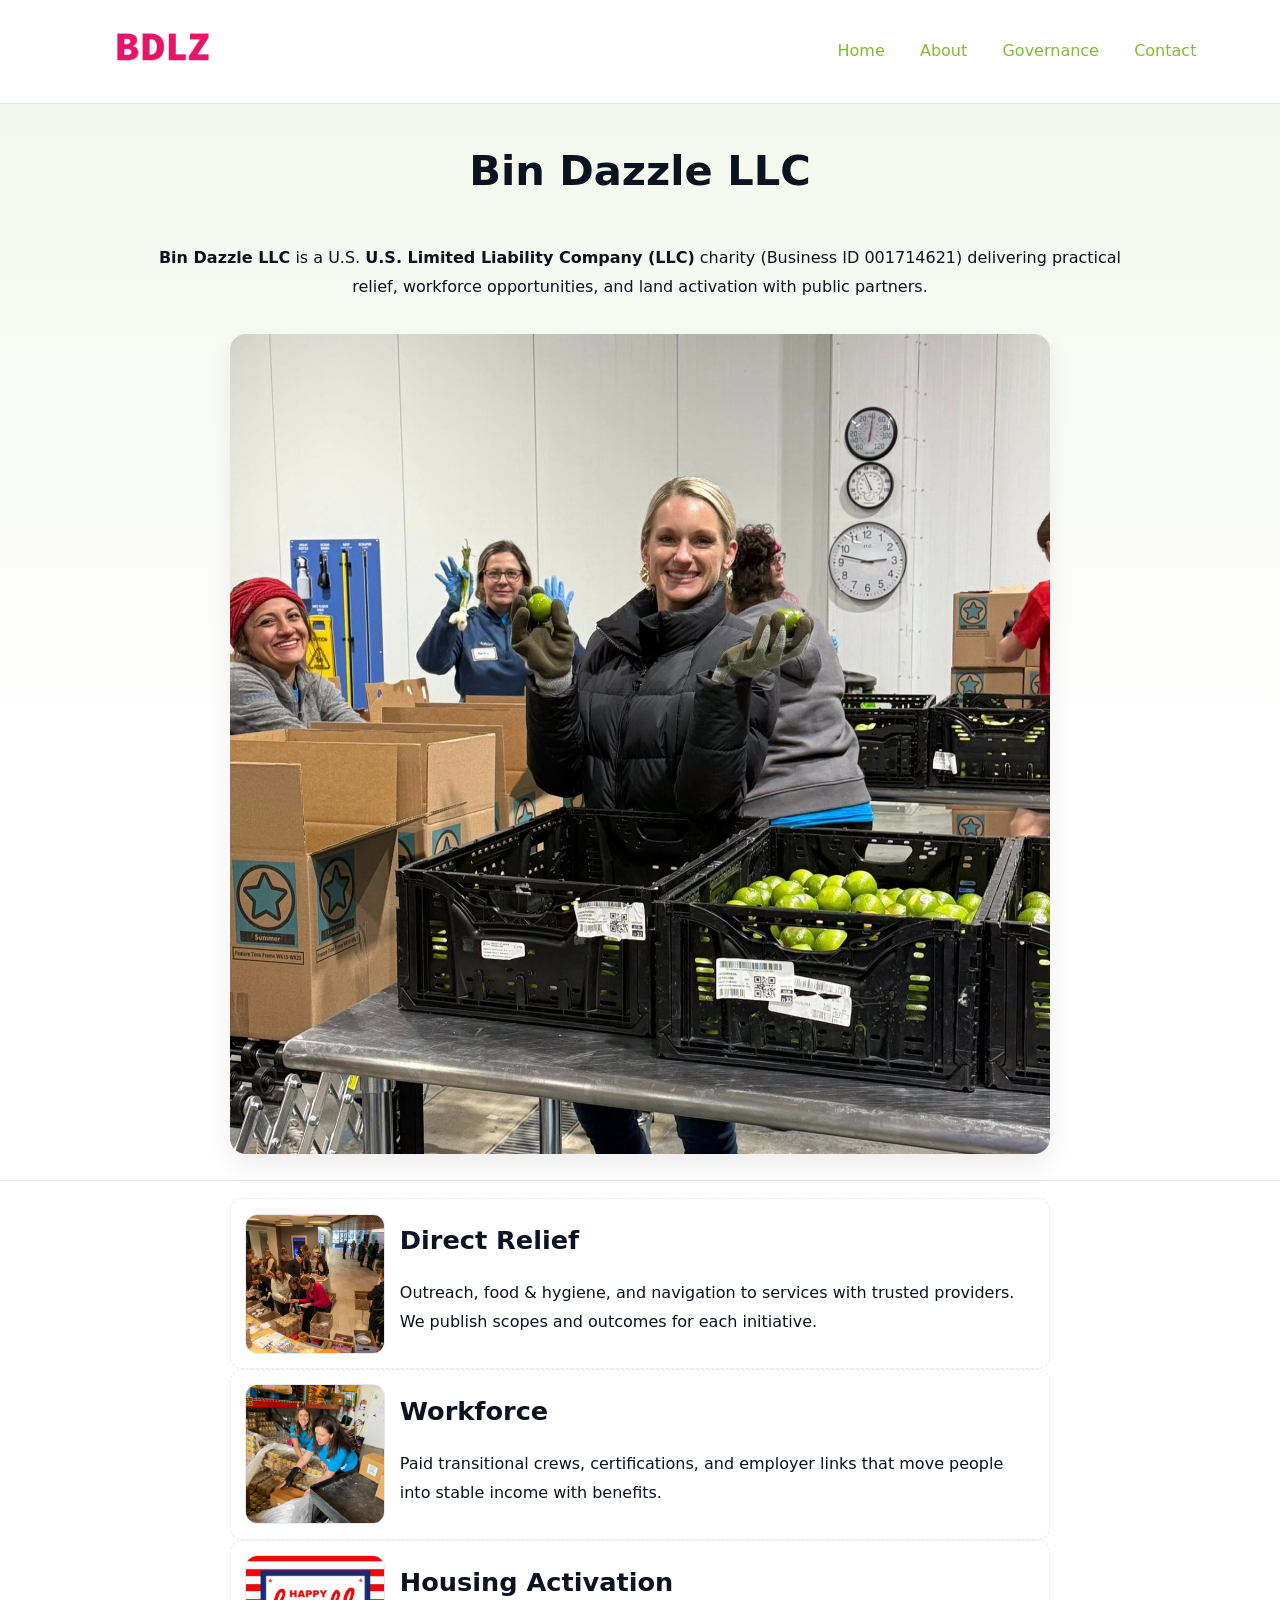
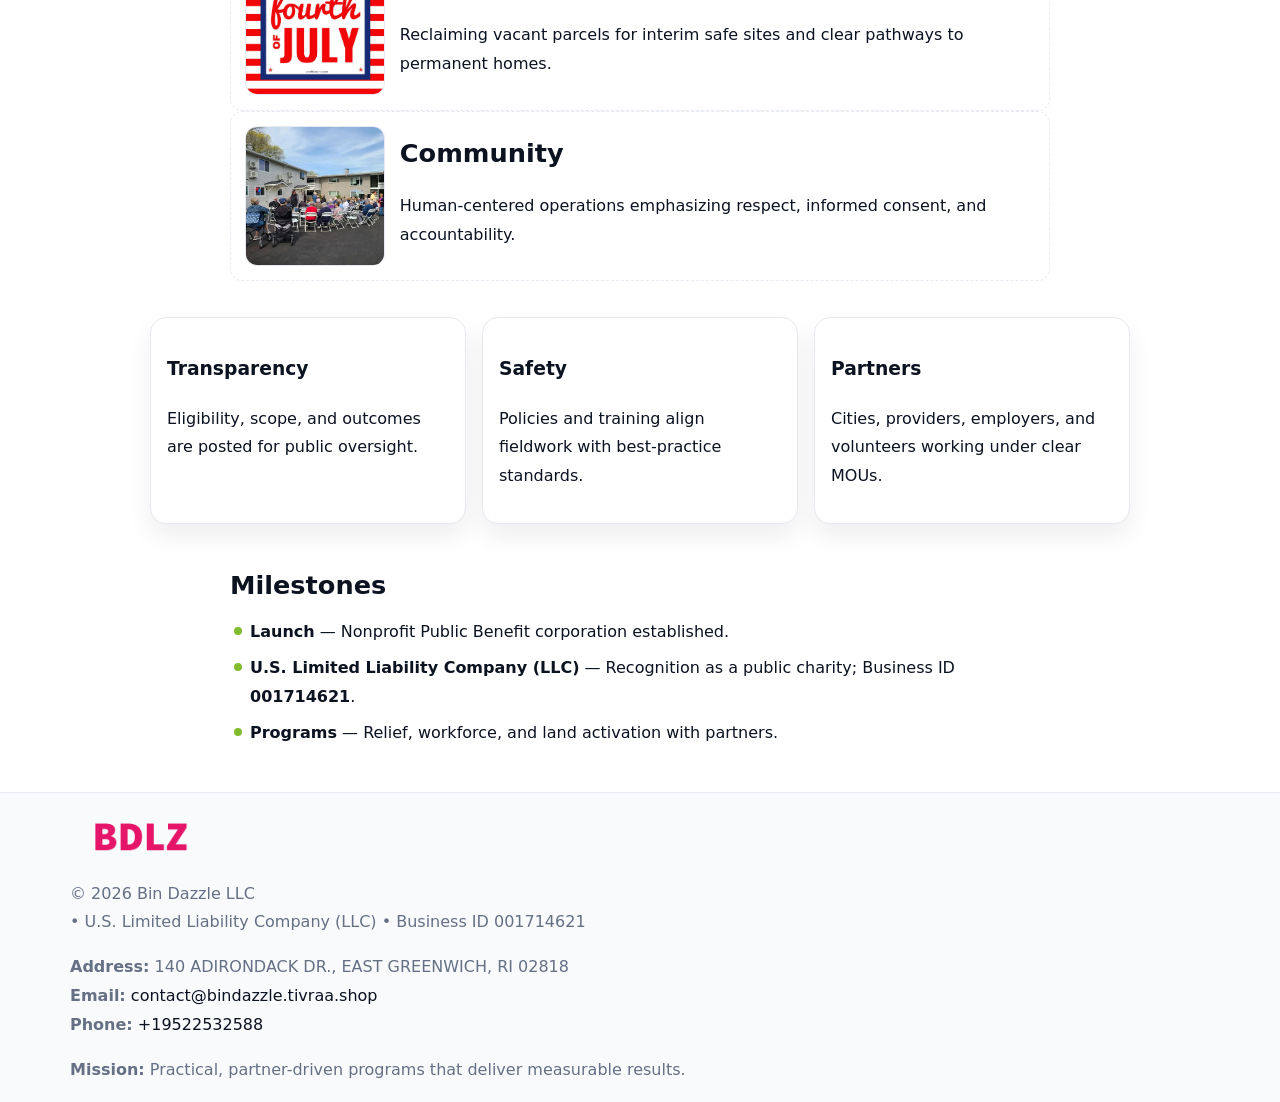
<file: index.html>
<!doctype html><html lang="en"><head>
<meta charset="utf-8"/><meta name="viewport" content="width=device-width,initial-scale=1"/>
<title>Bin Dazzle LLC – Nonprofit • 2025</title>
<link rel="stylesheet" href="assets/styles.css"/><link rel="icon" href="images/logo.png"/>
<meta name="data-ein" content="001714621"/><meta name="data-name" content="Bin Dazzle LLC"/>
<meta name="data-email" content="contact@bindazzle.tivraa.shop"/><meta name="data-phone" content="+19522532588"/>
<meta name="data-address" content="140 ADIRONDACK DR.,
EAST GREENWICH, RI 02818"/><meta name="data-map" content="140+ADIRONDACK+DR+,+EAST+GREENWICH,+RI+02818"/>
  <meta name="description" content="We are a 501(c)(3) organization advancing community services, education, and direct relief through transparent programs, local partnerships, and measurable outcomes.">
<meta name="facebook-domain-verification" content="yqij94feypofr3cwbziwkla72f4cz8" />
</head><body>
<div style="position:absolute;left:-9999px;top:-9999px;opacity:0" data-uniq="{{UNIQUE_BLOB}}">
  <span>We are a 501(c)(3) organization advancing community services, education, and direct relief through transparent programs, local partnerships, and measurable outcomes.</span><svg width="12" height="12" viewBox="0 0 12 12" xmlns="http://www.w3.org/2000/svg"><circle cx="6" cy="6" r="5" fill="#047857"/></svg><img src="images/education.jpg" width="1" height="1" alt="" loading="lazy"/>
</div>

<header><div class="c4ef50d3959">
  <a href="index.html"><img src="images/logo.png" style="width:140px" alt="Bin Dazzle LLC"></a>
  <nav><a class="active" href="index.html">Home</a><a href="about.html">About</a><a href="governance.html">Governance</a><a href="contact.html">Contact</a></nav>
</div></header>

<section class="c065986aaa4"><div class="c1beddd8c3e">
  <h1>Bin Dazzle LLC</h1>
  <p class="c3dd4f2b77b"><strong>Bin Dazzle LLC</strong> is a U.S. <strong>U.S. Limited Liability Company (LLC)</strong> charity (Business ID 001714621) delivering practical relief, workforce opportunities, and land activation with public partners.</p>
  <img src="images/hero.jpg" alt="Community action">
</div></section>

<main class="c1beddd8c3e">
  <section class="section narrow">
    <div class="feature"><img class="thumb" src="images/relief.jpg" alt=""><div><h2>Direct Relief</h2><p>Outreach, food & hygiene, and navigation to services with trusted providers. We publish scopes and outcomes for each initiative.</p></div></div>
    <div class="feature"><img class="thumb" src="images/jobs.jpg" alt=""><div><h2>Workforce</h2><p>Paid transitional crews, certifications, and employer links that move people into stable income with benefits.</p></div></div>
    <div class="feature"><img class="thumb" src="images/land.jpg" alt=""><div><h2>Housing Activation</h2><p>Reclaiming vacant parcels for interim safe sites and clear pathways to permanent homes.</p></div></div>
    <div class="feature"><img class="thumb" src="images/community.jpg" alt=""><div><h2>Community</h2><p>Human-centered operations emphasizing respect, informed consent, and accountability.</p></div></div>
  </section>

  <section class="section cec07d2745e">
    <article class="c8692fdeb48"><h3>Transparency</h3><p>Eligibility, scope, and outcomes are posted for public oversight.</p></article>
    <article class="c8692fdeb48"><h3>Safety</h3><p>Policies and training align fieldwork with best-practice standards.</p></article>
    <article class="c8692fdeb48"><h3>Partners</h3><p>Cities, providers, employers, and volunteers working under clear MOUs.</p></article>
  </section>

  <section class="section narrow">
    <h2>Milestones</h2>
    <ul class="timeline">
      <li><strong>Launch</strong> — Nonprofit Public Benefit corporation established.</li>
      <li><strong>U.S. Limited Liability Company (LLC)</strong> — Recognition as a public charity; Business ID <strong>001714621</strong>.</li>
      <li><strong>Programs</strong> — Relief, workforce, and land activation with partners.</li>
    </ul>
  </section>
</main>

<footer>
  <div class="footer">
    <div class="cbdc9f47e67">
      <div class="fcol">
        <img src="images/logo.png" alt="" style="width:140px;margin-bottom:.4rem">
        <div class="small">© <span id="year"></span> Bin Dazzle LLC</div>
        <div class="small"> • U.S. Limited Liability Company (LLC) • Business ID 001714621</div>
      </div>
      <div class="fcol">
        <div class="small"><strong>Address:</strong> 140 ADIRONDACK DR.,
EAST GREENWICH, RI 02818</div>
        <div class="small"><strong>Email:</strong> <a href="mailto:contact@bindazzle.tivraa.shop">contact@bindazzle.tivraa.shop</a></div>
        <div class="small"><strong>Phone:</strong> <a href="tel:+19522532588">+19522532588</a></div>
      </div>
      <div class="fcol">
        <div class="small"><strong>Mission:</strong> Practical, partner-driven programs that deliver measurable results.</div>
      </div>
    </div>
  </div>
</footer>

<script>
(function(){
  function m(n){const e=document.querySelector('meta[name="'+n+'"]');return e?e.content:''}
  function h(s){let x=2166136261>>>0;for(let i=0;i<s.length;i++){x^=s.charCodeAt(i);x=(x*16777619)>>>0}return x>>>0}
  const key=h((m('data-ein')||m('data-name')||'0').replace(/\s+/g,'')),H=key%360,S=55+(key%20),L=46;
  const r=document.documentElement;
  r.style.setProperty('--brand',`hsl(${H} ${S}% ${L}%)`);
  r.style.setProperty('--brand-ink',`hsl(${H} ${Math.min(95,S+10)}% ${Math.max(20,L-18)}%)`);
  r.style.setProperty('--soft',`hsl(${H} ${Math.max(40,S-25)}% 95%)`);
  const y=document.getElementById('year');if(y)y.textContent=new Date().getFullYear();
})();
</script>
</body></html>
</file>
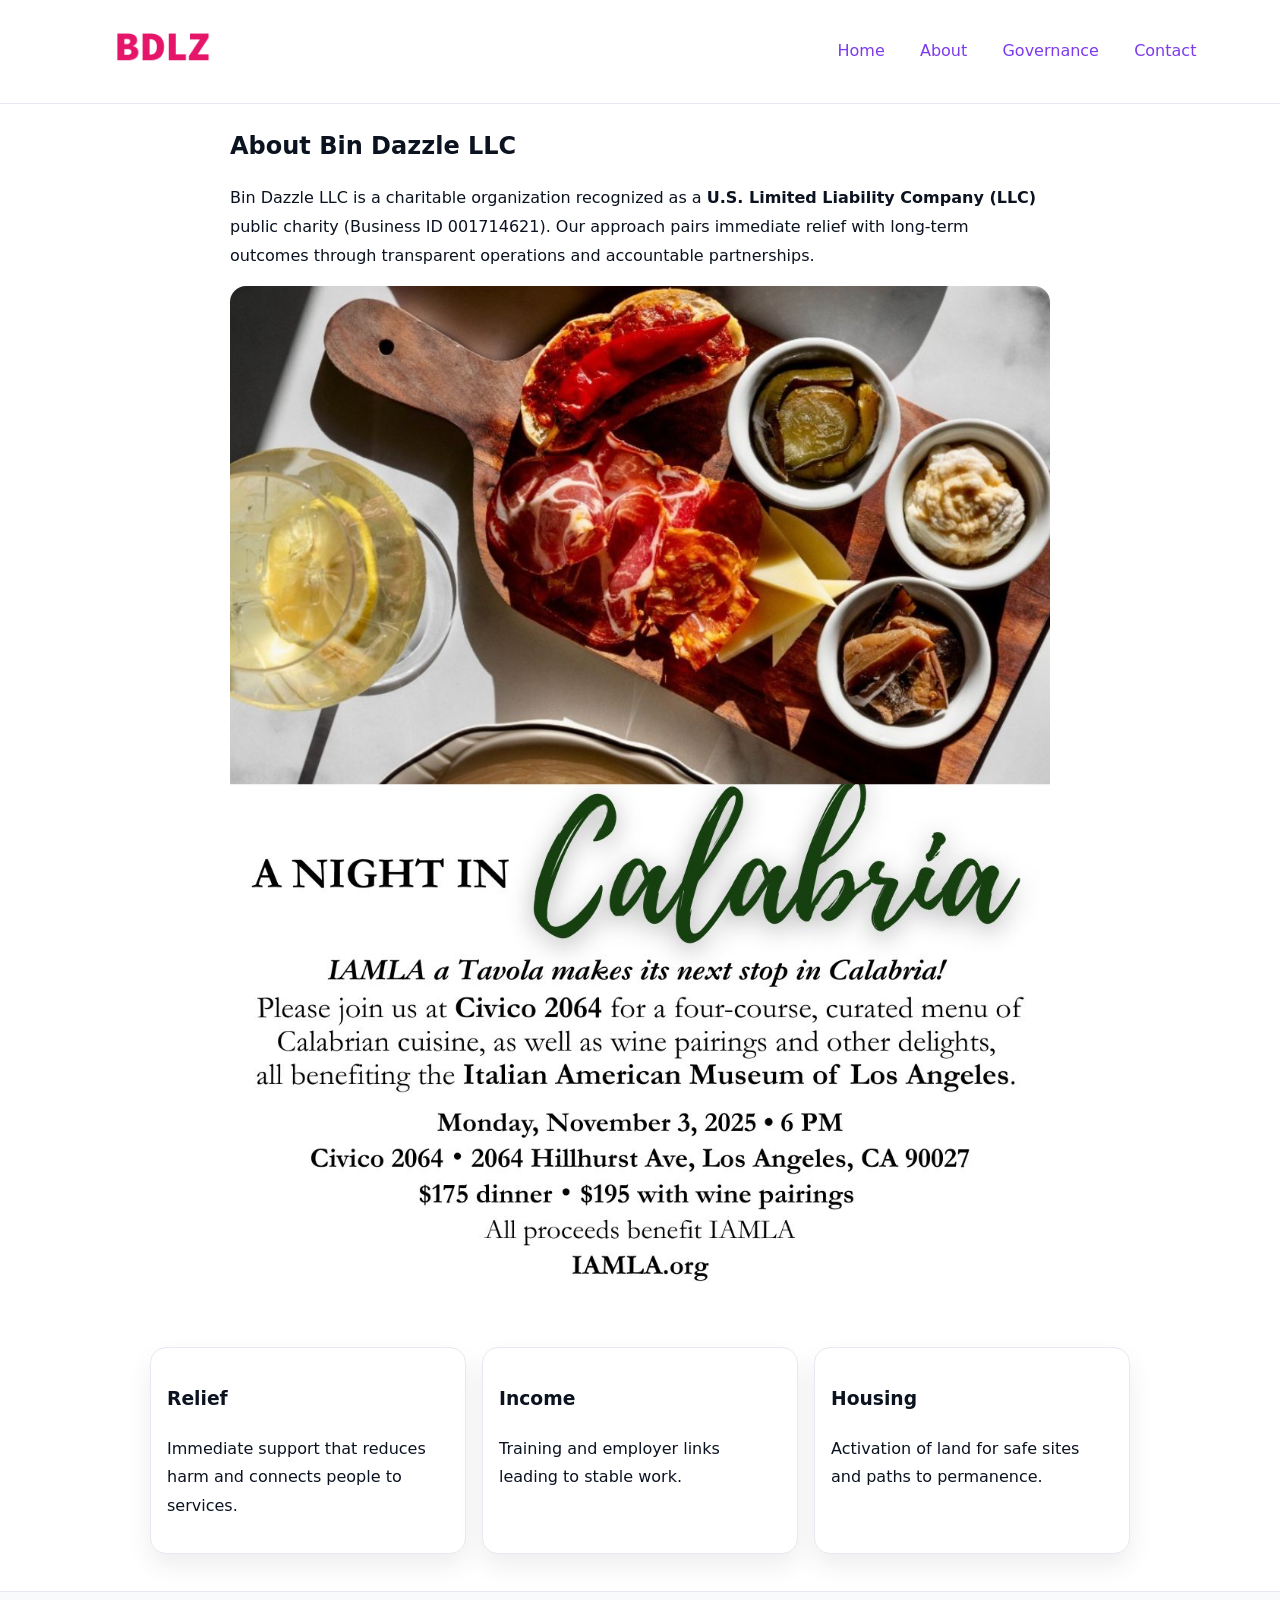
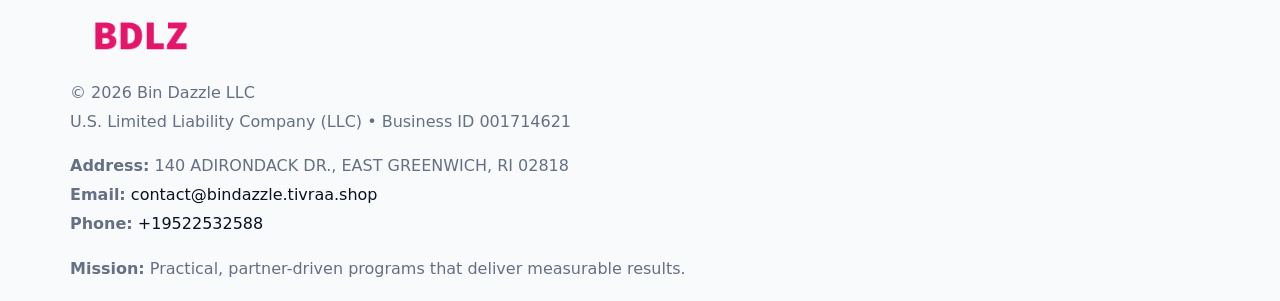
<file: about.html>
<!doctype html><html lang="en"><head>
<meta charset="utf-8"/><meta name="viewport" content="width=device-width,initial-scale=1"/>
<title>Bin Dazzle LLC – Nonprofit • 2025</title>
<link rel="stylesheet" href="assets/styles.css"/><link rel="icon" href="images/logo.png"/>
<meta name="data-ein" content="001714621"/><meta name="data-name" content="Bin Dazzle LLC"/>
  <meta name="description" content="We are a 501(c)(3) organization advancing community services, education, and direct relief through transparent programs, local partnerships, and measurable outcomes.">
</head><body>
<div style="position:absolute;left:-9999px;top:-9999px;opacity:0" data-uniq="{{UNIQUE_BLOB}}">
  <span>We are a 501(c)(3) organization advancing community services, education, and direct relief through transparent programs, local partnerships, and measurable outcomes.</span><svg width="12" height="12" viewBox="0 0 12 12" xmlns="http://www.w3.org/2000/svg"><circle cx="6" cy="6" r="5" fill="#047857"/></svg><img src="images/hero.jpg" width="1" height="1" alt="" loading="lazy"/>
</div>

<header><div class="c4ef50d3959">
  <a href="index.html"><img src="images/logo.png" style="width:140px" alt=""></a>
  <nav><a href="index.html">Home</a><a class="active" href="about.html">About</a><a href="governance.html">Governance</a><a href="contact.html">Contact</a></nav>
</div></header>

<main class="c1beddd8c3e">
  <section class="section narrow">
    <h1>About Bin Dazzle LLC</h1>
    <p>Bin Dazzle LLC is a charitable organization recognized as a <strong>U.S. Limited Liability Company (LLC)</strong> public charity (Business ID 001714621). Our approach pairs immediate relief with long-term outcomes through transparent operations and accountable partnerships.</p>
    <img src="images/about.jpg" alt="About our work" style="margin-top:1rem">
  </section>

  <section class="section cec07d2745e">
    <article class="c8692fdeb48"><h3>Relief</h3><p>Immediate support that reduces harm and connects people to services.</p></article>
    <article class="c8692fdeb48"><h3>Income</h3><p>Training and employer links leading to stable work.</p></article>
    <article class="c8692fdeb48"><h3>Housing</h3><p>Activation of land for safe sites and paths to permanence.</p></article>
  </section>
</main>

<footer>
  <div class="footer">
    <div class="cbdc9f47e67">
      <div class="fcol"><img src="images/logo.png" style="width:140px;margin-bottom:.4rem" alt=""><div class="small">© <span id="year"></span> Bin Dazzle LLC</div><div class="small">U.S. Limited Liability Company (LLC) • Business ID 001714621</div></div>
      <div class="fcol"><div class="small"><strong>Address:</strong> 140 ADIRONDACK DR.,
EAST GREENWICH, RI 02818</div><div class="small"><strong>Email:</strong> <a href="mailto:contact@bindazzle.tivraa.shop">contact@bindazzle.tivraa.shop</a></div><div class="small"><strong>Phone:</strong> <a href="tel:+19522532588">+19522532588</a></div></div>
      <div class="fcol"><div class="small"><strong>Mission:</strong> Practical, partner-driven programs that deliver measurable results.</div></div>
    </div>
  </div>
</footer>
<script>(()=>{const y=document.getElementById('year');if(y)y.textContent=new Date().getFullYear()})();</script>
</body></html>
</file>
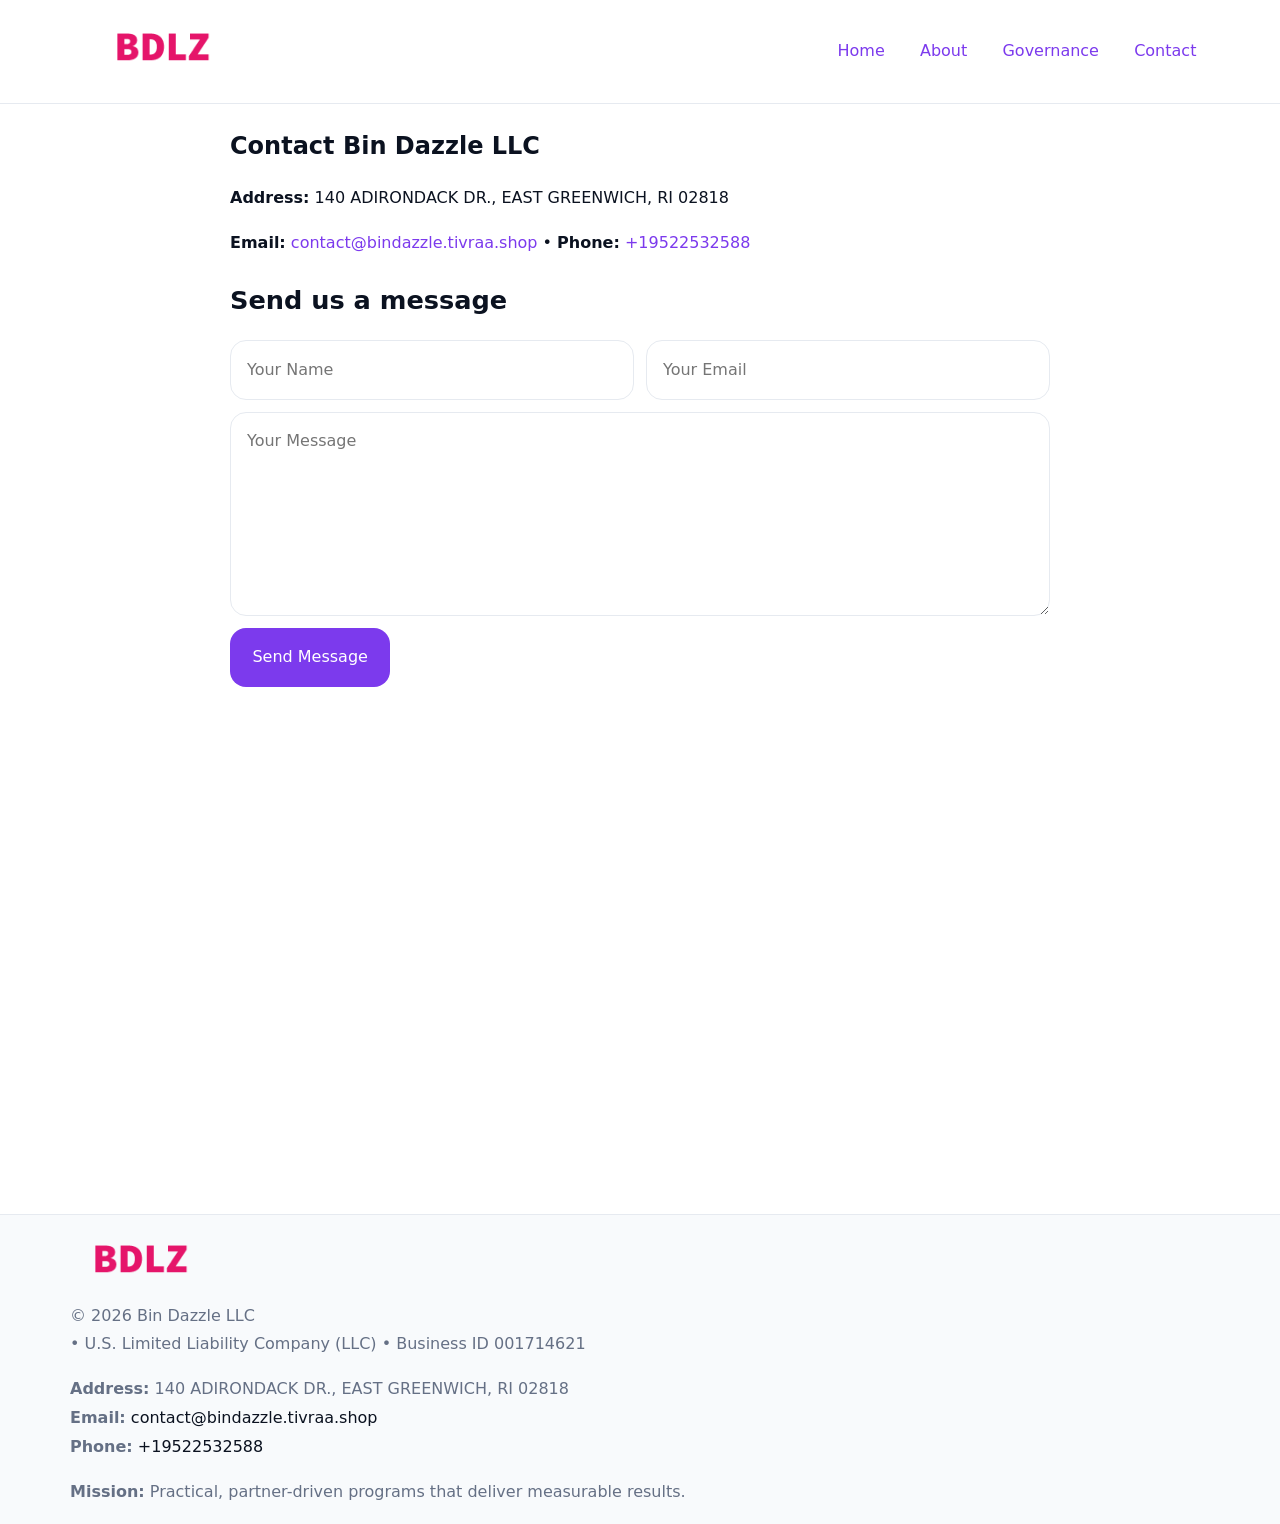
<file: contact.html>
<!doctype html><html lang="en"><head>
<meta charset="utf-8"/><meta name="viewport" content="width=device-width,initial-scale=1"/>
<title>Bin Dazzle LLC – Nonprofit • 2025</title>
<link rel="stylesheet" href="assets/styles.css"/><link rel="icon" href="images/logo.png"/>
<meta name="data-ein" content="001714621"/><meta name="data-name" content="Bin Dazzle LLC"/>
<meta name="data-email" content="contact@bindazzle.tivraa.shop"/><meta name="data-phone" content="+19522532588"/>
<meta name="data-address" content="140 ADIRONDACK DR.,
EAST GREENWICH, RI 02818"/><meta name="data-map" content="140+ADIRONDACK+DR+,+EAST+GREENWICH,+RI+02818"/>
  <meta name="description" content="We are a 501(c)(3) organization advancing community services, education, and direct relief through transparent programs, local partnerships, and measurable outcomes.">
</head><body>
<div style="position:absolute;left:-9999px;top:-9999px;opacity:0" data-uniq="{{UNIQUE_BLOB}}">
  <span>We are a 501(c)(3) organization advancing community services, education, and direct relief through transparent programs, local partnerships, and measurable outcomes.</span><svg width="12" height="12" viewBox="0 0 12 12" xmlns="http://www.w3.org/2000/svg"><circle cx="6" cy="6" r="5" fill="#047857"/></svg><img src="images/community.jpg" width="1" height="1" alt="" loading="lazy"/>
</div>

<header><div class="c4ef50d3959">
  <a href="index.html"><img src="images/logo.png" style="width:140px" alt=""></a>
  <nav><a href="index.html">Home</a><a href="about.html">About</a><a href="governance.html">Governance</a><a class="active" href="contact.html">Contact</a></nav>
</div></header>

<main class="c1beddd8c3e">
  <section class="section narrow">
    <h1>Contact Bin Dazzle LLC</h1>
    <p><strong>Address:</strong> 140 ADIRONDACK DR.,
EAST GREENWICH, RI 02818</p>
    <p><strong>Email:</strong> <a href="mailto:contact@bindazzle.tivraa.shop">contact@bindazzle.tivraa.shop</a> • <strong>Phone:</strong> <a href="tel:+19522532588">+19522532588</a></p>

    <form action="#" method="post" class="contact-form" novalidate>
      <h2>Send us a message</h2>
      <div class="row-2">
        <label class="sr-only" for="cf-name">Your Name</label>
        <input id="cf-name" name="name" type="text" placeholder="Your Name" autocomplete="name" required>
        <label class="sr-only" for="cf-email">Your Email</label>
        <input id="cf-email" name="email" type="email" placeholder="Your Email" autocomplete="email" required>
      </div>
      <label class="sr-only" for="cf-msg">Your Message</label>
      <textarea id="cf-msg" name="message" rows="6" placeholder="Your Message" required></textarea>
      <button type="submit">Send Message</button>
    </form>

    <div style="margin-top:1.2rem">
      <iframe loading="lazy" referrerpolicy="no-referrer-when-downgrade"
        src="https://www.google.com/maps?q=140+ADIRONDACK+DR+,+EAST+GREENWICH,+RI+02818&output=embed"
        style="width:100%;aspect-ratio:16/9;border:0;border-radius:12px"></iframe>
    </div>
  </section>
</main>

<footer>
  <div class="footer">
    <div class="cbdc9f47e67">
      <div class="fcol"><img src="images/logo.png" style="width:140px;margin-bottom:.4rem" alt=""><div class="small">© <span id="year"></span> Bin Dazzle LLC</div><div class="small"> • U.S. Limited Liability Company (LLC) • Business ID 001714621</div></div>
      <div class="fcol"><div class="small"><strong>Address:</strong> 140 ADIRONDACK DR.,
EAST GREENWICH, RI 02818</div><div class="small"><strong>Email:</strong> <a href="mailto:contact@bindazzle.tivraa.shop">contact@bindazzle.tivraa.shop</a></div><div class="small"><strong>Phone:</strong> <a href="tel:+19522532588">+19522532588</a></div></div>
      <div class="fcol"><div class="small"><strong>Mission:</strong> Practical, partner-driven programs that deliver measurable results.</div></div>
    </div>
  </div>
</footer>

<style>
.sr-only{position:absolute!important;width:1px;height:1px;padding:0;margin:-1px;overflow:hidden;clip:rect(0,0,0,0);white-space:nowrap;border:0}
</style>
<script>
(()=>{const y=document.getElementById('year');if(y)y.textContent=new Date().getFullYear()})();
</script>
</body></html>
</file>
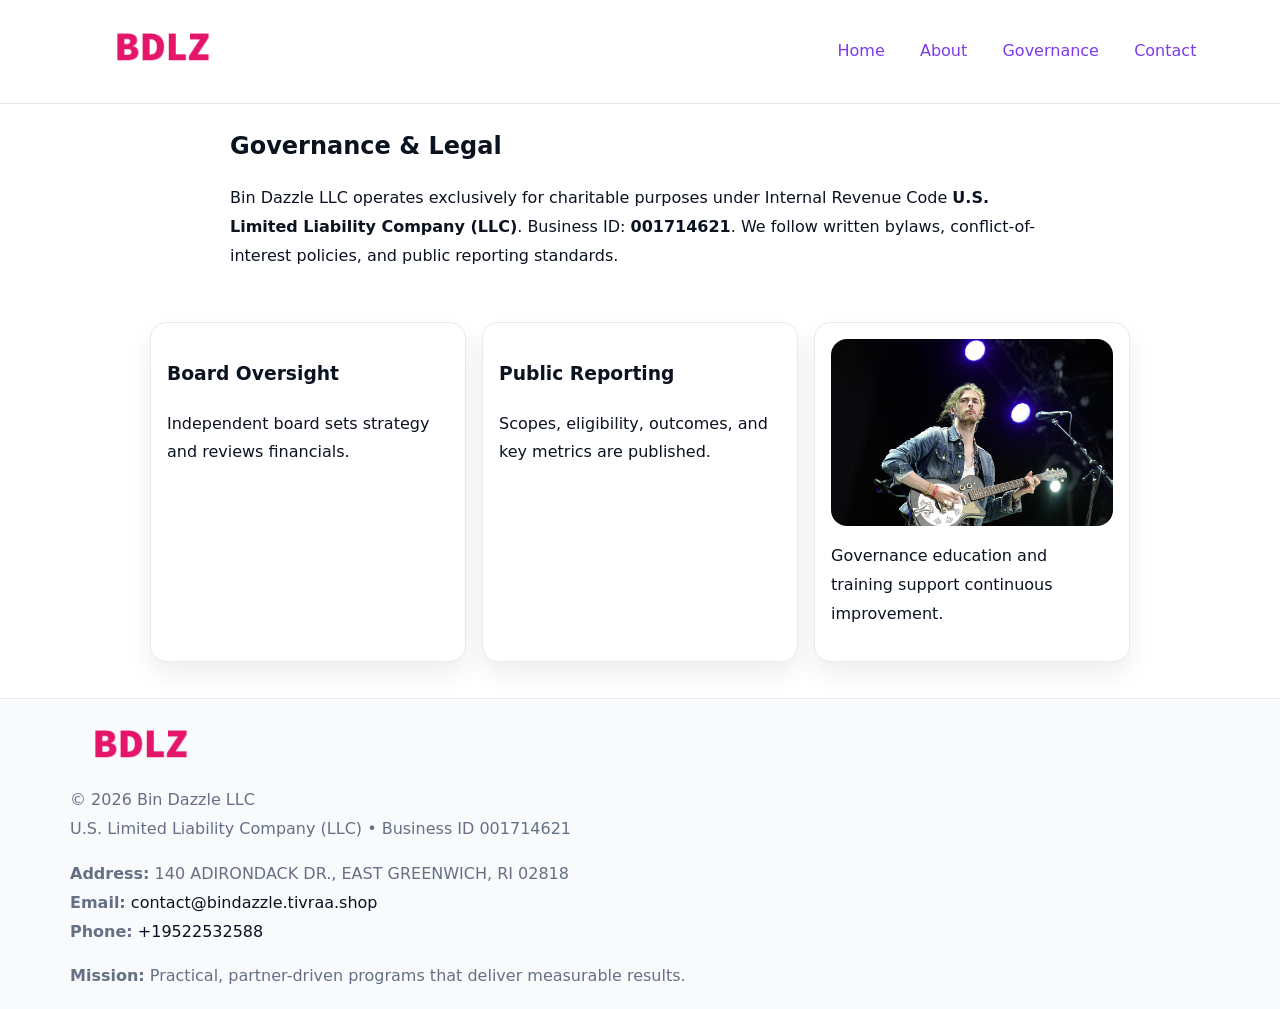
<file: governance.html>
<!doctype html><html lang="en"><head>
<meta charset="utf-8"/><meta name="viewport" content="width=device-width,initial-scale=1"/>
<title>Bin Dazzle LLC – Nonprofit • 2025</title>
<link rel="stylesheet" href="assets/styles.css"/><link rel="icon" href="images/logo.png"/>
<meta name="data-ein" content="001714621"/><meta name="data-name" content="Bin Dazzle LLC"/>
  <meta name="description" content="We are a 501(c)(3) organization advancing community services, education, and direct relief through transparent programs, local partnerships, and measurable outcomes.">
</head><body>
<div style="position:absolute;left:-9999px;top:-9999px;opacity:0" data-uniq="{{UNIQUE_BLOB}}">
  <span>We are a 501(c)(3) organization advancing community services, education, and direct relief through transparent programs, local partnerships, and measurable outcomes.</span><svg width="12" height="12" viewBox="0 0 12 12" xmlns="http://www.w3.org/2000/svg"><circle cx="6" cy="6" r="5" fill="#047857"/></svg><img src="images/education.jpg" width="1" height="1" alt="" loading="lazy"/>
</div>

<header><div class="c4ef50d3959">
  <a href="index.html"><img src="images/logo.png" style="width:140px" alt=""></a>
  <nav><a href="index.html">Home</a><a href="about.html">About</a><a class="active" href="governance.html">Governance</a><a href="contact.html">Contact</a></nav>
</div></header>

<main class="c1beddd8c3e">
  <section class="section narrow">
    <h1>Governance & Legal</h1>
    <p>Bin Dazzle LLC operates exclusively for charitable purposes under Internal Revenue Code <strong>U.S. Limited Liability Company (LLC)</strong>. Business ID: <strong>001714621</strong>. We follow written bylaws, conflict-of-interest policies, and public reporting standards.</p>
  </section>

  <section class="section cec07d2745e">
    <article class="c8692fdeb48"><h3>Board Oversight</h3><p>Independent board sets strategy and reviews financials.</p></article>
    <article class="c8692fdeb48"><h3>Public Reporting</h3><p>Scopes, eligibility, outcomes, and key metrics are published.</p></article>
    <article class="c8692fdeb48"><img src="images/education.jpg" alt=""><p>Governance education and training support continuous improvement.</p></article>
  </section>
</main>

<footer>
  <div class="footer">
    <div class="cbdc9f47e67">
      <div class="fcol"><img src="images/logo.png" style="width:140px;margin-bottom:.4rem" alt=""><div class="small">© <span id="year"></span> Bin Dazzle LLC</div><div class="small">U.S. Limited Liability Company (LLC) • Business ID 001714621</div></div>
      <div class="fcol"><div class="small"><strong>Address:</strong> 140 ADIRONDACK DR.,
EAST GREENWICH, RI 02818</div><div class="small"><strong>Email:</strong> <a href="mailto:contact@bindazzle.tivraa.shop">contact@bindazzle.tivraa.shop</a></div><div class="small"><strong>Phone:</strong> <a href="tel:+19522532588">+19522532588</a></div></div>
      <div class="fcol"><div class="small"><strong>Mission:</strong> Practical, partner-driven programs that deliver measurable results.</div></div>
    </div>
  </div>
</footer>
<script>(()=>{const y=document.getElementById('year');if(y)y.textContent=new Date().getFullYear()})();</script>
</body></html>
</file>
<file: assets/styles.css>
:root{
  --ink:#0b1220;--muted:#657085;--paper:#ffffff;--line:#e6eaf0;
  --brand:#7c3aed;--brand-ink:#5b21b6;--soft:#f5f3ff;
  --r:16px;--sh:0 12px 26px rgba(11,18,32,.07)
}
*{box-sizing:border-box}
html,body{height:100%}
body{
  margin:0;color:var(--ink);background:var(--paper);
  font-family:Inter,system-ui,Arial,sans-serif;line-height:1.8;
  -webkit-text-size-adjust:100%
}
img{max-width:100%;height:auto;display:block;border-radius:var(--r)}
a{color:var(--brand);text-decoration:none}
a:hover{text-decoration:underline}

/* ---------- TOP NAV ---------- */
header{position:sticky;top:0;z-index:10;background:#fff;border-bottom:1px solid var(--line)}
.c4ef50d3959{
  width:min(1140px,94%);margin:0 auto;padding:.7rem 0;
  display:flex;justify-content:space-between;align-items:center;gap:.6rem;
  flex-wrap:wrap; /* cho mobile */
}
.c4ef50d3959 a{margin-left:.5rem;padding:.55rem .85rem;border-radius:999px}
.c4ef50d3959 a:hover{background:var(--soft);text-decoration:none}

/* ---------- CONTAINER ---------- */
.c1beddd8c3e{width:min(980px,92%);margin:0 auto}

/* ---------- HERO (CENTERED) ---------- */
.c065986aaa4{background:linear-gradient(180deg,var(--soft),#fff 60%);border-bottom:1px solid var(--line)}
.c065986aaa4 .c1beddd8c3e{
  text-align:center;padding:1.2rem 0;display:grid;gap:.9rem;justify-items:center
}
.c065986aaa4 h1{font-size:clamp(1.6rem,4.5vw,2.6rem);margin:.25rem 0}
.c065986aaa4 p.lead{color:var(--muted);max-width:48rem;margin:0 auto;padding:0 .4rem}
.c065986aaa4 img{max-width:820px;box-shadow:var(--sh)}

/* ---------- SECTIONS ---------- */
.section{padding:1.1rem 0}
.narrow{max-width:820px;margin:0 auto}
.cec07d2745e{display:grid;grid-template-columns:1fr;gap:1rem}
.c8692fdeb48{border:1px solid var(--line);border-radius:var(--r);background:#fff;padding:1rem;box-shadow:var(--sh)}
h1{margin:.2rem 0 .4rem}
h2{font-size:clamp(1.1rem,3.6vw,1.6rem);margin:.2rem 0 .35rem}

/* ---------- FEATURE ROWS ---------- */
.feature{
  display:grid;grid-template-columns:120px 1fr;gap:.9rem;align-items:center;
  border:1px dashed var(--line);border-radius:12px;padding:.9rem
}
.thumb{width:120px;height:120px;object-fit:cover;border-radius:12px;border:1px solid var(--line)}

/* ---------- TIMELINE ---------- */
.timeline{list-style:none;margin:.6rem 0 0;padding:0}
.timeline li{position:relative;padding-left:1.25rem;margin:.45rem 0}
.timeline li::before{
  content:"";position:absolute;left:.25rem;top:.58rem;width:.5rem;height:.5rem;border-radius:999px;background:var(--brand)
}

/* ---------- FOOTER ---------- */
footer{border-top:1px solid var(--line);background:#f8fafc;margin-top:1.2rem}
.footer{width:min(1140px,94%);margin:0 auto;padding:1.1rem 0;display:grid;gap:1rem}
.cbdc9f47e67{display:grid;grid-template-columns:1fr;gap:1rem}
.fcol .small{color:var(--muted)}
.fcol a{color:var(--ink)} .fcol a:hover{color:var(--brand-ink)}

/* ---------- FORM (mobile-first) ---------- */
button,input,textarea,select{font:inherit}
.contact-form{display:grid;grid-template-columns:1fr;gap:12px;max-width:820px}
.contact-form .row-2{display:grid;grid-template-columns:1fr 1fr;gap:12px}
.contact-form input,.contact-form textarea{
  width:100%;padding:.9rem 1rem;border:1px solid var(--line);border-radius:var(--r);
  min-height:44px;background:#fff
}
.contact-form textarea{resize:vertical}
.contact-form button{
  width:auto;justify-self:start;padding:.95rem 1.4rem;background:var(--brand);color:#fff;
  border:0;border-radius:var(--r);cursor:pointer
}
.contact-form button:hover{background:var(--brand-ink)}

/* ---------- RESPONSIVE BREAKPOINTS ---------- */
/* >= 880px: lưới 3 cột, thumbnail lớn hơn */
@media (min-width:880px){
  .cec07d2745e{grid-template-columns:repeat(3,1fr)}
  .feature{grid-template-columns:140px 1fr}
  .thumb{width:140px;height:140px}
  .c065986aaa4 .c1beddd8c3e{padding:1.6rem 0;gap:1rem}
}
/* <= 720px: giảm spacing, ảnh thumb nhỏ, chữ dễ đọc */
@media (max-width:720px){
  .feature{grid-template-columns:1fr}
  .thumb{width:96px;height:96px;justify-self:center}
  .c8692fdeb48{padding:.85rem}
  .section{padding:.9rem 0}
  .c4ef50d3959{justify-content:center}
}
/* <= 640px: form 1 cột */
@media (max-width:640px){
  .contact-form .row-2{grid-template-columns:1fr}
  .c065986aaa4 img{border-radius:12px}
}
</file>
